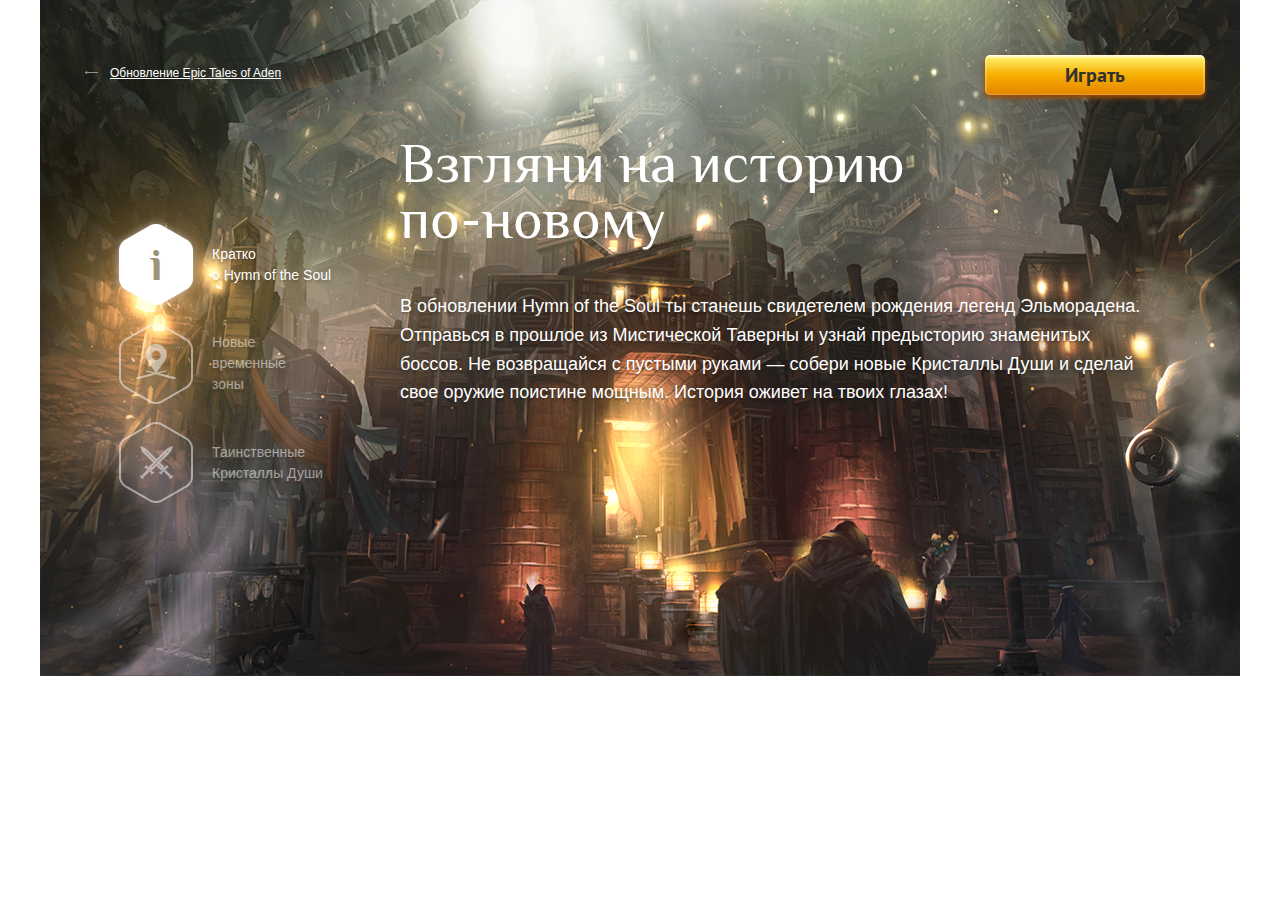
<file: site/index.html>
<!doctype html>
<html>
<head>
	<meta charset="utf-8">
	<title>Template</title>
	<meta name="viewport" content="width=device-width, initial-scale=1">
	<meta name="format-detection" content="telephone=no">
	<!-- theme color for android 5.0 -->
	<meta name="theme-color" content="#fff">
	<!-- <meta name="viewport" content="width=1200"> -->
	<!-- <meta name="viewport" content="initial-scale=1, user-scalable=no"> -->
	<link rel="stylesheet" media="all" href="css/screen.css" >
	<link href='https://fonts.googleapis.com/css?family=Philosopher&subset=latin,cyrillic' rel='stylesheet' type='text/css'>
	<link href='https://fonts.googleapis.com/css?family=PT+Sans&subset=latin,cyrillic' rel='stylesheet' type='text/css'>
	<!--[if IE]><script src="js/html5shiv.js"></script><![endif]-->
	<script src="js/app.js"></script>
</head>
<body>
<!-- BEGIN  out-->
<div class="out">
	<section class="section nav">
		<div class="section__top">
			<a href="#" class="btn-back">Обновление Epic Tales of Aden</a>
			<a href="#" class="btn-play">Играть</a>
		</div>
		<aside class="aside">
			<div class="btn btn_main js-main-btn is-active">
				<div class="btn__inn">
					<p>i</p>
				</div>
				<p class="p">Кратко <br>о Hymn of the Soul</p>
			</div>
			<div class="btn btn_instance js-ins-btn">
				<div class="btn__inn">
					<span></span>
				</div>
				<p class="p">Новые <br>временные <br>зоны</p>
			</div>
			<div class="btn btn_weapon js-weapon-btn">
				<div class="btn__inn">
					<span></span>
				</div>
				<p class="p">Таинственные <br>Кристаллы Души</p>
			</div>
		</aside>
	</section>
	<section class="section section_view main js-section js-main is-active">
		<div class="section__wrap">
			<video class="video" poster="img/poster.png" autoplay loop>
				<source src="video/cover.mp4" type='video/mp4; codecs="avc1.42E01E, mp4a.40.2"'>
				<source src="video/cover.ogv" type='video/ogg; codecs="theora, vorbis"'>
				<source src="video/cover.webm" type='video/webm; codecs="vp8, vorbis"'>
			</video>
			<div class="section__wrap">
				<div class="container">
					<div class="inner">
						<h1 class="h1">Взгляни на историю <br>по-новому</h1>
						<div class="main__text">
							<p class="p">В обновлении Hymn of the Soul ты станешь свидетелем рождения легенд Эльморадена. Отправься в прошлое из Мистической Таверны и узнай предысторию знаменитых боссов. Не возвращайся с пустыми руками — собери новые Кристаллы Души и сделай свое оружие поистине мощным. История оживет на твоих глазах!<br></p>
						</div>
					</div>
				</div>
			</div>
		</div>
	</section>
	<section class="section section_view instance js-section js-instance">
		<div class="section__wrap">
			<div class="container">
				<div class="inner">
					<h1 class="h1">Раскрой тайны прошлого — спаси будущее</h1>
					<div class="instance__inn">
						<div class="inner__item left">
							<p class="p">Теперь у тебя есть возможность <br>увидеть своими глазами, как раз- <br>ворачивалась история легендарных <br>монстров Эльморадена.</p>
							<p class="p">Разыщи <a href="#">оружие Таути</a> в глубинах <br>Кузницы Богов, узнай прошлое <br>Стража Астатина Кельбима и cра- <br>зись с <a href="#">Ледяной Королевой Фрейей.</a></p>
						</div>
						<div class="inner__item right">
							<p class="p">В <a href="#">Крепости Астатина</a> появилась <br>новая временная зона — <a href="#">Штаб Легиона Эмбрио</a>. Пройди три этажа захватывающих испытаний, одолей в финальном сражении несокруши- мого генерала <a href="#">Эмбрио Бернштайна</a> и предотврати вторжение его армии в Аден.</p>
						</div>
						<div class="inner__character">
							<img src="img/ins-char.png" alt="">
							<div class="inner__caption">
								<p> «Задумал сразиться с Легионом? <br>Беги к мамочке, не заставляй ее <br>тревожиться!»</p>
								<span>Георг</span>
							</div>
						</div>
					</div>
				</div>
			</div>
		</div>
	</section>
	<section class="section section_view weapon js-section js-weapon">
		<div class="section__wrap">
			<div class="container">
				<div class="inner">
					<h1 class="h1">Вложи душу в свое оружие</h1>
					<div class="weapon__inn">
						<div class="inner__item">
							<p class="p">В Hymn of the Soul игрокам стала <br>доступна обновленная система <br>улучшения оружия: отныне Кри- <br>сталлы Души делятся на таин- <br>ственные и обычные.</p>
							<p class="p">Чтобы получить таинственный <br>Кристалл Души, нужно собрать <br>10 Фрагментов Таинственного <br>Кристалла Души — для этого тебе <br>придется не раз отправиться <br>в прошлое.</p>
						</div>
						<div class="inner__item">
							<p class="p">Обычные кристаллы можно <br>получить, убивая рейдовых боссов <br>40-го уровня и выше. Каждый <br>кристалл теперь имеет по 5–9 <br>опций, улучшающих характери- <br>стики оружия. Кроме того, обычные <br>кристаллы можно усовершенство- <br>вать при помощи синтеза.</p>
						</div>
						<div class="inner__character">
							<img src="img/weapon-char.png" alt="">
							<div class="inner__caption">
								<p>«Что ты можешь знать о магии, <br>простолюдин?»</p>
								<span>Фрея</span>
							</div>
						</div>
					</div>
				</div>
			</div>
		</div>
	</section>
</div>
<!-- END out-->
</body>
</html>
</file>
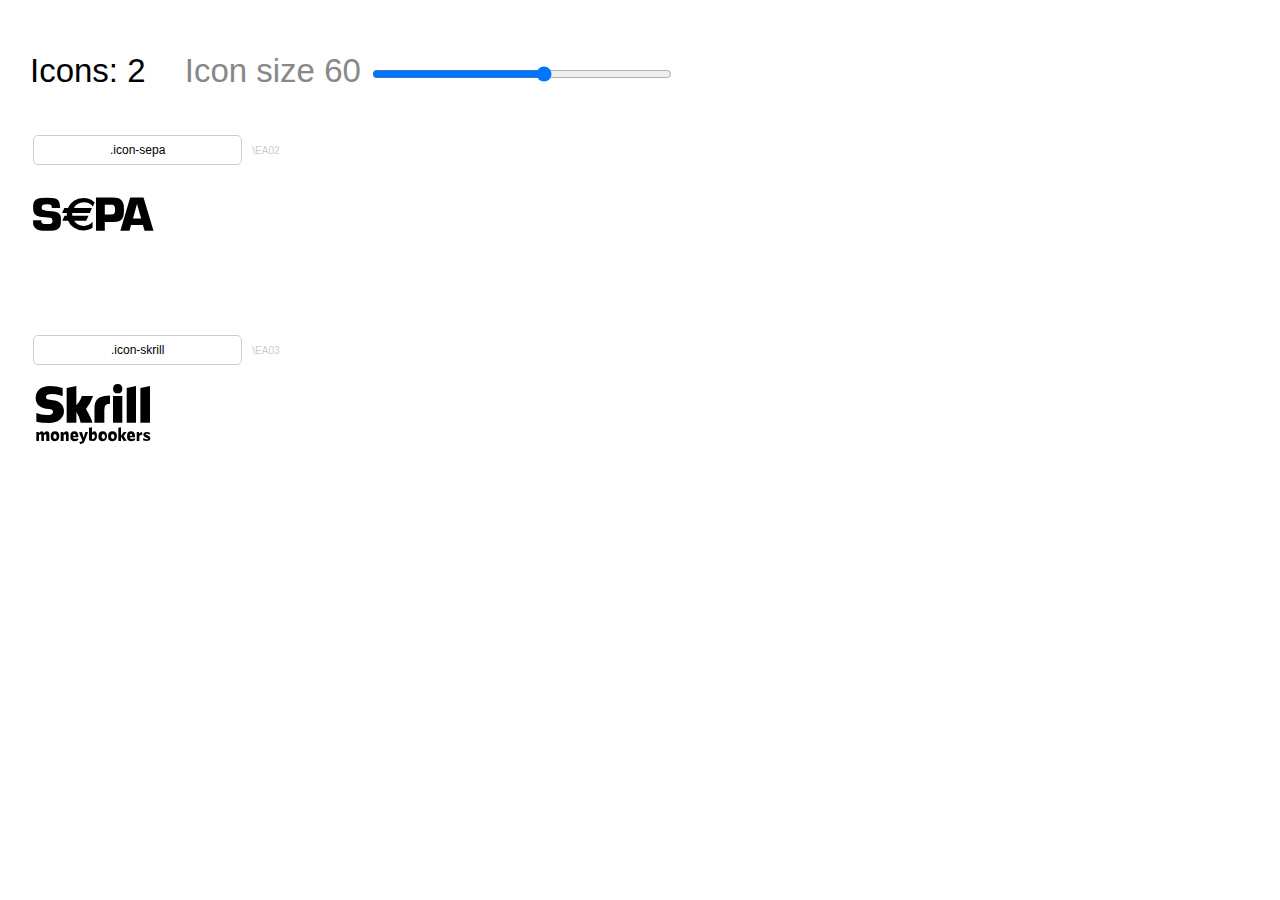
<file: site/icons.html>
<!DOCTYPE html>
<html>
<head>
  <meta charset="utf-8">
  <meta http-equiv="X-UA-Compatible" content="IE=edge">
  <title>Iconfont Preview</title>
  <style type="text/css" media="all">
  	body{
  		font-family: Helvetica, Arial,sans-serif;
  		padding: 30px;
  		margin: 0;
  	}
    @font-face {
      font-family: "svgfont";
      src: url('css/fonts/svgfont.eot');
      src: url('css/fonts/svgfont.eot?#iefix') format('eot'),
        url('css/fonts/svgfont.woff2') format('woff2'),
        url('css/fonts/svgfont.woff') format('woff'),
        url('css/fonts/svgfont.ttf') format('truetype');
      font-weight: normal;
      font-style: normal;
    }
    h1 {
      text-align: left;
      font-weight: normal;
      font-size: 33px;
      font-weight: 100;
      margin-bottom: 45px;
    }
    .size{
    	margin-left: 30px;
    	color: #888;
    }
    .size input{
    	width: 300px;
    }
    .icons-list {
      list-style-type: none;
      margin: 0;
      padding: 0;
      font-size: 0;
      text-align: center;
      -webkit-columns: 4;
    }
    .icon-box {
      display: inline-block;
      vertical-align: middle;
      min-width: 200px;
      min-height: 200px;
      border-radius: 5px;
    }
    .icon-container {
      min-height: 100px;
      text-align: center;
      font-size: 60px;
      text-align: left;
      padding-top: 10px;
    }
    .icon-box input {
      display: inline-block;
      vertical-align: top;
      width: 100%;
      box-sizing: border-box;
      font-size: 12px;
      border-radius: 5px;
      height: 30px;
      padding: 0;
      text-align: center;
      border: 1px solid #CCC;
      -webkit-appearance: none;
    }
    .icon-box .icon-class-name {
      width: 70%;
    }
    .icon-box .icon-unicode {
      width: 30%;
      font-size: 10px;
      color: #ccc;
      border: none;
      text-align: left;
      padding-left: 10px;
    }
    .icon {
      font-family: "svgfont";
      display: inline-block;
      vertical-align: middle;
      font-style: normal;
      font-weight: normal;
      text-rendering: auto;
      speak: none;
      min-width: 1em;
      line-height: 1;
      -webkit-font-smoothing: antialiased;
      -moz-osx-font-smoothing: grayscale;
    }
    
    .icon-sepa:before {
      content: "\EA02";
    }
    .icon-skrill:before {
      content: "\EA03";
    }
  </style>
</head>
<body>
  <h1>Icons: <span id="count"></span>
	<label class="size">
	  Icon size <span id="change-value">60</span>
	  <input type="range" id="change-size" min="5" max="100" value="60">
	</label>
  </h1>

  <ul class="icons-list">
    
    <li class="icon-box">
      <input class="icon-class-name autoselect" type="text" value=".icon-sepa" readonly>
      <input class="icon-unicode autoselect" type="text" value="\EA02" readonly>
      <div class="icon-container">
        <i class="icon icon-sepa"></i>
      </div>
    </li>
    
    <li class="icon-box">
      <input class="icon-class-name autoselect" type="text" value=".icon-skrill" readonly>
      <input class="icon-unicode autoselect" type="text" value="\EA03" readonly>
      <div class="icon-container">
        <i class="icon icon-skrill"></i>
      </div>
    </li>
    
  </ul>

  <script>
    var change = document.getElementById('change-size');
    var changevalue = document.getElementById('change-value');
    var count = document.getElementById('count');
    var autoselect = document.getElementsByClassName('autoselect');
    var icons = document.getElementsByClassName('icon');
    Array.prototype.forEach.call(autoselect, function(el) {
      el.onclick = function() {
        this.focus();
        this.select();
      };
    });
    change.onchange = function() {
      val = this.value;
      changevalue.innerHTML = val;
      Array.prototype.forEach.call(icons, function(el) {
        el.style.fontSize = val + 'px';
      });
    }

    count.innerHTML = icons.length;
  </script>
</body>
</html>
</file>
<file: site/css/screen.css>
@charset "UTF-8";
html, body, div, span, applet, object, iframe, h1, h2, h3, h4, h5, h6, p, blockquote, pre, a, abbr, acronym, address, big, cite, code, del, dfn, em, img, ins, kbd, q, s, samp, small, strike, strong, sub, sup, tt, var, b, u, i, center, dl, dt, dd, ol, ul, li, fieldset, form, label, legend, table, caption, tbody, tfoot, thead, tr, th, td, article, aside, canvas, details, embed, figure, figcaption, footer, header, hgroup, menu, nav, output, ruby, section, summary, time, mark, audio, video { margin: 0; padding: 0; border: 0; vertical-align: baseline; }

body, html { height: 100%; }

img, fieldset, a img { border: none; }

input[type="text"], input[type="email"], input[type="tel"], textarea { -webkit-appearance: none; }

input[type="submit"], button { cursor: pointer; }
input[type="submit"]::-moz-focus-inner, button::-moz-focus-inner { padding: 0; border: 0; }

textarea { overflow: auto; }

input, button { margin: 0; padding: 0; border: 0; }

div, input, textarea, select, button, h1, h2, h3, h4, h5, h6, a, span, a:focus { outline: none; }

ul, ol { list-style-type: none; }

@media only screen and (min-device-width: 320px) and (max-device-width: 480px) { * { -webkit-text-size-adjust: none; } }
table { border-spacing: 0; border-collapse: collapse; width: 100%; }

.icon-arr-back { width: 13px; height: 3px; background-image: url("../img/icons.png"); background-position: -149px -85px; }

.icon-border_2 { width: 74px; height: 81px; background-image: url("../img/icons.png"); background-position: -96px 0px; }

.icon-btn-bg { width: 92px; height: 99px; background-image: url("../img/icons.png"); background-position: 0px 0px; }

.icon-codedby { width: 47px; height: 5px; background-image: url("../img/icons.png"); background-position: -96px -94px; }

.icon-coderiver { width: 49px; height: 5px; background-image: url("../img/icons.png"); background-position: -96px -85px; }

.icon-eq_1 { width: 33px; height: 33px; background-image: url("../img/icons.png"); background-position: -88px -103px; }

.icon-eq_2 { width: 33px; height: 33px; background-image: url("../img/icons.png"); background-position: -125px -103px; }

.icon-ins_1 { width: 40px; height: 35px; background-image: url("../img/icons.png"); background-position: 0px -103px; }

.icon-ins_2 { width: 40px; height: 35px; background-image: url("../img/icons.png"); background-position: -44px -103px; }

@font-face { font-family: "svgfont"; src: url("fonts/svgfont.eot"); src: url("fonts/svgfont.eot?#iefix") format("eot"), url("fonts/svgfont.woff") format("woff"), url("fonts/svgfont.woff2") format("woff2"), url("fonts/svgfont.ttf") format("truetype"); font-weight: normal; font-style: normal; }
.icon, [class^="icon-"], [class*=" icon-"] { font-family: "svgfont"; font-style: normal; font-weight: normal; text-rendering: auto; speak: none; line-height: 1; -webkit-font-smoothing: antialiased; -moz-osx-font-smoothing: grayscale; }

.icon, [class^="icon-"], [class*=" icon-"] { display: inline-block; }

.icon-sepa:before { content: ""; }

.icon-skrill:before { content: ""; }

.l { *zoom: 1; }
.l:after { content: " "; display: table; clear: both; }
.l .l-col1 { float: left; width: 20%; }
.l .l-col2 { float: right; width: 70%; }

* { box-sizing: border-box; }

body { font-family: Arial, sans-serif; font-size: 12px; line-height: 1.4; }

a { text-decoration: none; }

.out { position: relative; }

.btn-play { position: relative; float: right; display: block; width: 220px; height: 40px; border-radius: 5px; background-image: linear-gradient(to top, #e78500 0%, #e78500 1%, #f6ae00 50%, #ffeb60 91%, #fffce5 100%); box-shadow: 0 3px 5px #994905, inset 0 1px 0 2px rgba(255, 255, 255, 0.21); color: #303030; font-size: 20px; font-weight: bold; line-height: 2; font-family: "PT Sans", sans-serif; transition: -webkit-transform 300ms; transition: transform 300ms; z-index: 3; }
.btn-play:hover { -webkit-transform: translateY(2px); -ms-transform: translateY(2px); transform: translateY(2px); }

.btn-back { position: relative; float: left; display: block; padding: 10px 0 0 25px; text-decoration: underline; color: #FFF; font-size: 12px; opacity: 1; transition: opacity 300ms; z-index: 3; }
.btn-back:before { content: ""; position: absolute; top: 16px; left: 0px; background-image: url("../img/icons.png"); width: 13px; height: 3px; background-position: -149px -85px; }
.btn-back:hover { opacity: 0.5; }

.container { position: relative; padding: 135px 0 0 360px; }
@media only screen and (max-width: 1030px) { .container { padding-left: 320px; } }

.h1 { color: #FFF; font-size: 56px; font-weight: normal; line-height: 1; font-family: "Philosopher", sans-serif; }

.h3 { color: #FFF; font-size: 18px; font-weight: normal; }

.p { color: #FFF; font-size: 14px; line-height: 1.5; text-shadow: 0 2px 2px rgba(0, 0, 0, 0.2); }

.left { float: left; }

.right { float: right; }

.section { position: relative; max-width: 1200px; min-width: 960px; width: 100%; height: 832px; margin: 0 auto; padding-bottom: 155px; transition: opacity 1000ms, visibility 1000ms; visibility: hidden; opacity: 0; text-align: center; font-size: 0; text-align: left; overflow: hidden; }
.section:before { content: ""; display: inline-block; vertical-align: middle; width: 0; height: 100%; }
.section.nav { visibility: visible; opacity: 1; }
.section.section_view { position: absolute; top: 0; right: 0; bottom: 0; left: 0; }
.section.main .section__wrap { background: url("../img/main-bg.jpg"); background-repeat: no-repeat; background-size: cover; background-position: 50% 50%; }
.section.instance .section__wrap { background: url("../img/instance-bg.jpg"); background-repeat: no-repeat; background-size: cover; background-position: 50% 50%; }
.section.weapon .section__wrap { background: url("../img/weapon-bg.jpg"); background-repeat: no-repeat; background-size: cover; background-position: 50% 50%; }
.section.is-active { visibility: visible; opacity: 1; }
.section .section__top { position: absolute; top: 0; left: 0; right: 0; padding: 55px 35px 0 45px; text-align: center; z-index: 9; *zoom: 1; }
.section .section__top:after { content: " "; display: table; clear: both; }
.section .section__wrap { display: inline-block; vertical-align: top; width: 100%; height: 676px; }

.aside { position: absolute; top: 215px; left: 0; width: 360px; padding-left: 70px; z-index: 9; }

.btn { position: relative; display: block; cursor: pointer; opacity: 0.5; }
.btn .btn__inn { display: inline-block; vertical-align: middle; margin: 9px; text-align: center; background-image: url("../img/icons.png"); width: 74px; height: 81px; background-position: -96px 0px; }
.btn .btn__inn span { display: inline-block; vertical-align: middle; margin: 23px 0 5px; }
.btn .btn__inn p { display: inline-block; vertical-align: middle; color: #FFF; font-size: 46px; font-weight: 700; line-height: 1.77; font-family: "Philosopher", sans-serif; }
.btn .p { display: inline-block; vertical-align: middle; margin-left: 10px; }
.btn:hover { opacity: 1; }
.btn.is-active { opacity: 1; }
.btn.is-active .btn__inn { margin: 0; background-image: url("../img/icons.png"); width: 92px; height: 99px; background-position: 0px 0px; }
.btn.is-active .btn__inn p { color: #9F937A; line-height: 2.17; }
.btn.is-active .btn__inn span { margin-top: 30px; }
.btn.is-active.btn_instance .btn__inn span { margin-top: 30px; background-image: url("../img/icons.png"); width: 40px; height: 35px; background-position: -44px -103px; }
.btn.is-active.btn_weapon .btn__inn span { margin-top: 33px; background-image: url("../img/icons.png"); width: 33px; height: 33px; background-position: -125px -103px; }
.btn.btn_instance .btn__inn span { margin-top: 21px; background-image: url("../img/icons.png"); width: 40px; height: 35px; background-position: 0px -103px; }
.btn.btn_weapon .btn__inn span { margin-top: 24px; background-image: url("../img/icons.png"); width: 33px; height: 33px; background-position: -88px -103px; }

.video { position: absolute; top: 0; right: 0; bottom: 0; left: 0; }

.inner { display: inline-block; vertical-align: middle; margin-right: 90px; color: #FFF; }
.inner .h1 { position: relative; margin-bottom: 45px; z-index: 3; }
.inner .inner__item { position: relative; width: 240px; z-index: 3; }
.inner .inner__item .p { margin-bottom: 25px; }
.inner .inner__item .p a { color: #9F937B; }
.inner .inner__character { position: absolute; }
.inner .inner__caption { position: absolute; color: rgba(255, 255, 255, 0.5); font-size: 12px; font-style: italic; line-height: 1.5; }
.inner .inner__caption p { display: block; }
.inner .inner__caption span { display: block; text-align: right; }
@media only screen and (max-width: 1080px) { .inner { margin-right: 40px; } }

.main .main__text p { display: block; font-size: 18px; line-height: 1.6; }

.instance .instance__inn { position: relative; *zoom: 1; }
.instance .instance__inn:after { content: " "; display: table; clear: both; }
.instance .instance__inn .inner__character { top: -25px; right: 115px; z-index: 1; }
.instance .instance__inn .inner__caption { bottom: 230px; right: -75px; }
@media only screen and (max-width: 1030px) { .instance .instance__inn .inner__character { top: -81px; right: 95px; }
  .instance .instance__inn .inner__caption { bottom: 170px; } }

.weapon .weapon__inn { position: relative; }
.weapon .weapon__inn .inner__item { display: inline-block; vertical-align: top; margin-right: 60px; }
.weapon .weapon__inn .inner__character { top: -29px; right: -160px; }
.weapon .weapon__inn .inner__caption { bottom: 170px; left: -150px; }
@media only screen and (max-width: 1030px) { .weapon .weapon__inn .inner__item { margin-right: 20px; } }



/*# sourceMappingURL=screen.css.map */
</file>
